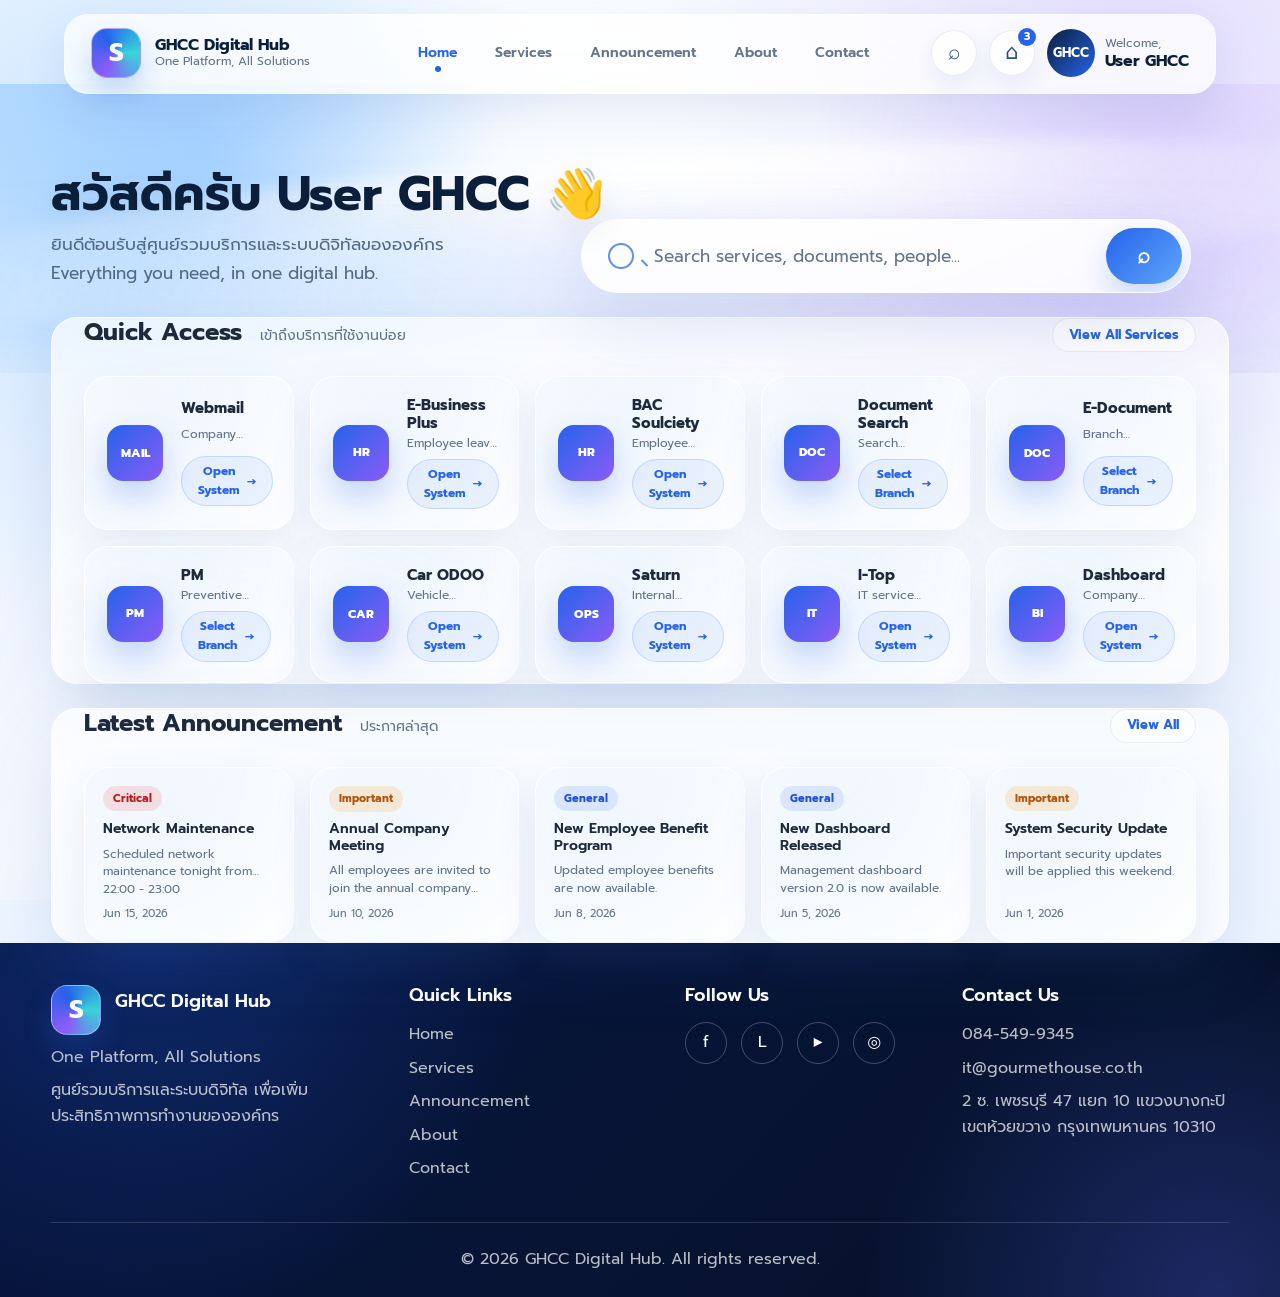
<file: index.html>
<!DOCTYPE html>
<html lang="en">

<head>
    <meta charset="UTF-8">
    <meta name="viewport" content="width=device-width, initial-scale=1.0">
    <title>GHCC Digital Hub</title>

    <link rel="preconnect" href="https://fonts.googleapis.com">
    <link rel="preconnect" href="https://fonts.gstatic.com" crossorigin>
    <link href="https://fonts.googleapis.com/css2?family=Inter:wght@400;500;600;700&family=Prompt:wght@400;500;600;700&display=swap" rel="stylesheet">

    <link rel="stylesheet" href="css/variables.css">
    <link rel="stylesheet" href="css/base.css">
    <link rel="stylesheet" href="css/layout.css">
    <link rel="stylesheet" href="css/components.css">
</head>

<body class="home-page">
    <div id="navbar"></div>
    <div id="header"></div>

    <main>
        <section class="container home-search-section" aria-label="Global search">
            <div class="search-box">
                <input
                    type="text"
                    id="search-input"
                    class="search-input"
                    placeholder="Search services, documents, people..."
                    aria-label="Search applications">

                <button class="search-button" type="button" aria-label="Search">
                    Go
                </button>
            </div>
        </section>

        <section class="container home-panel">
            <div class="section-header">
                <div class="section-title">
                    <h2>Quick Access</h2>
                    <p>เข้าถึงบริการที่ใช้งานบ่อย</p>
                </div>
                <a href="pages/applications.html" class="section-link">View All Services</a>
            </div>

            <div id="favorite-container" class="grid home-service-grid"></div>
        </section>

        <section class="container home-panel home-announcement-panel">
            <div class="section-header">
                <div class="section-title">
                    <h2>Latest Announcement</h2>
                    <p>ประกาศล่าสุด</p>
                </div>
                <a href="pages/announcements.html" class="section-link">View All</a>
            </div>

            <div id="announcement-container"></div>
        </section>

        
    </main>

    <div id="branch-modal" class="modal" role="dialog" aria-modal="true" aria-labelledby="branch-title">
        <div class="modal-content">
            <h2 id="branch-title">Select Branch</h2>
            <p class="modal-subtitle">Choose your location</p>
            <div id="branch-list"></div>
            <button id="close-modal" type="button">Close</button>
        </div>
    </div>

    <div id="footer"></div>

    <script src="js/component-loader.js"></script>
    <script src="js/settings-loader.js"></script>
    <script src="js/theme.js"></script>
    <script src="js/datetime.js"></script>
    <script src="js/navigation.js"></script>
    <script src="js/system-loader.js"></script>
    <script src="js/announcement-loader.js"></script>
    <script src="js/status-loader.js"></script>
</body>

</html>
</file>
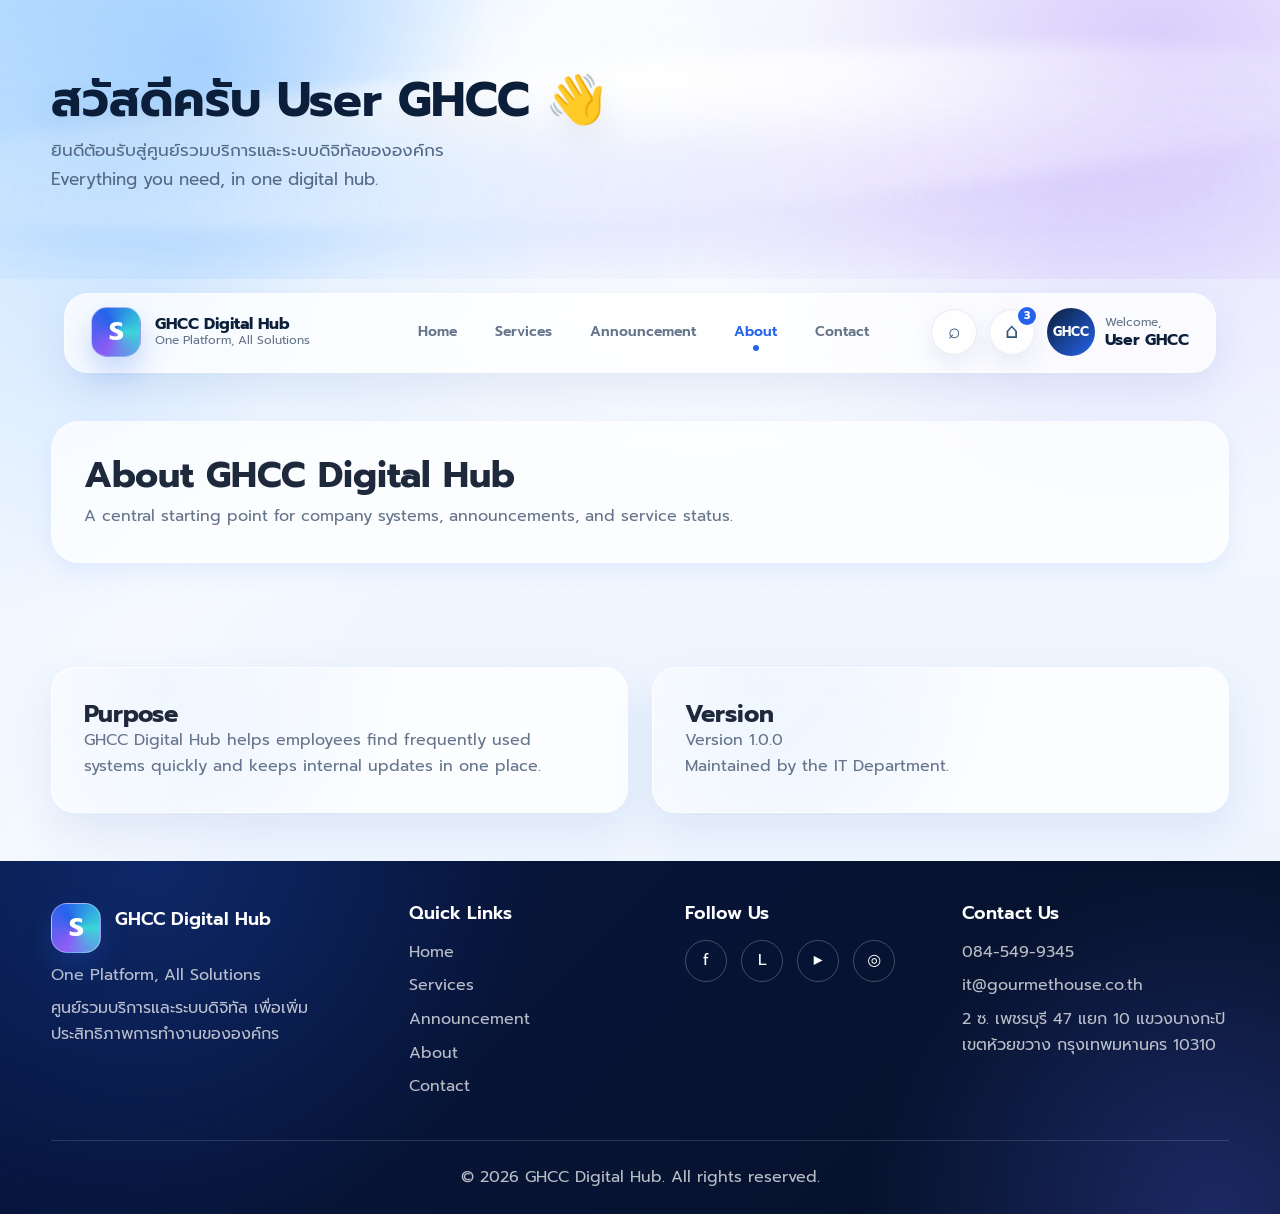
<file: pages/about.html>
<!DOCTYPE html>
<html lang="en">

<head>
    <meta charset="UTF-8">
    <meta name="viewport" content="width=device-width, initial-scale=1.0">

    <link rel="preconnect" href="https://fonts.googleapis.com">
    <link rel="preconnect" href="https://fonts.gstatic.com" crossorigin>
    <link href="https://fonts.googleapis.com/css2?family=Inter:wght@400;500;600;700&family=Prompt:wght@400;500;600;700&display=swap" rel="stylesheet">
    <title>About - GHCC Digital Hub</title>

    <link rel="stylesheet" href="../css/variables.css">
    <link rel="stylesheet" href="../css/base.css">
    <link rel="stylesheet" href="../css/layout.css">
    <link rel="stylesheet" href="../css/components.css">
</head>

<body>
    <header id="header"></header>
    <nav id="navbar"></nav>

    <main>
        <section class="page-hero">
            <div class="container">
                <h1>About GHCC Digital Hub</h1>
                <p>A central starting point for company systems, announcements, and service status.</p>
            </div>
        </section>

        <section class="container about-content">
            <article class="info-card">
                <h2>Purpose</h2>
                <p>GHCC Digital Hub helps employees find frequently used systems quickly and keeps internal updates in one place.</p>
            </article>

            <article class="info-card">
                <h2>Version</h2>
                <p data-version>Version 1.0.0</p>
                <p>Maintained by the IT Department.</p>
            </article>
        </section>
    </main>

    <footer id="footer"></footer>

    <script src="../js/component-loader.js"></script>
    <script src="../js/settings-loader.js"></script>
    <script src="../js/navigation.js"></script>
    <script src="../js/theme.js"></script>
    <script src="../js/datetime.js"></script>
</body>

</html>
</file>
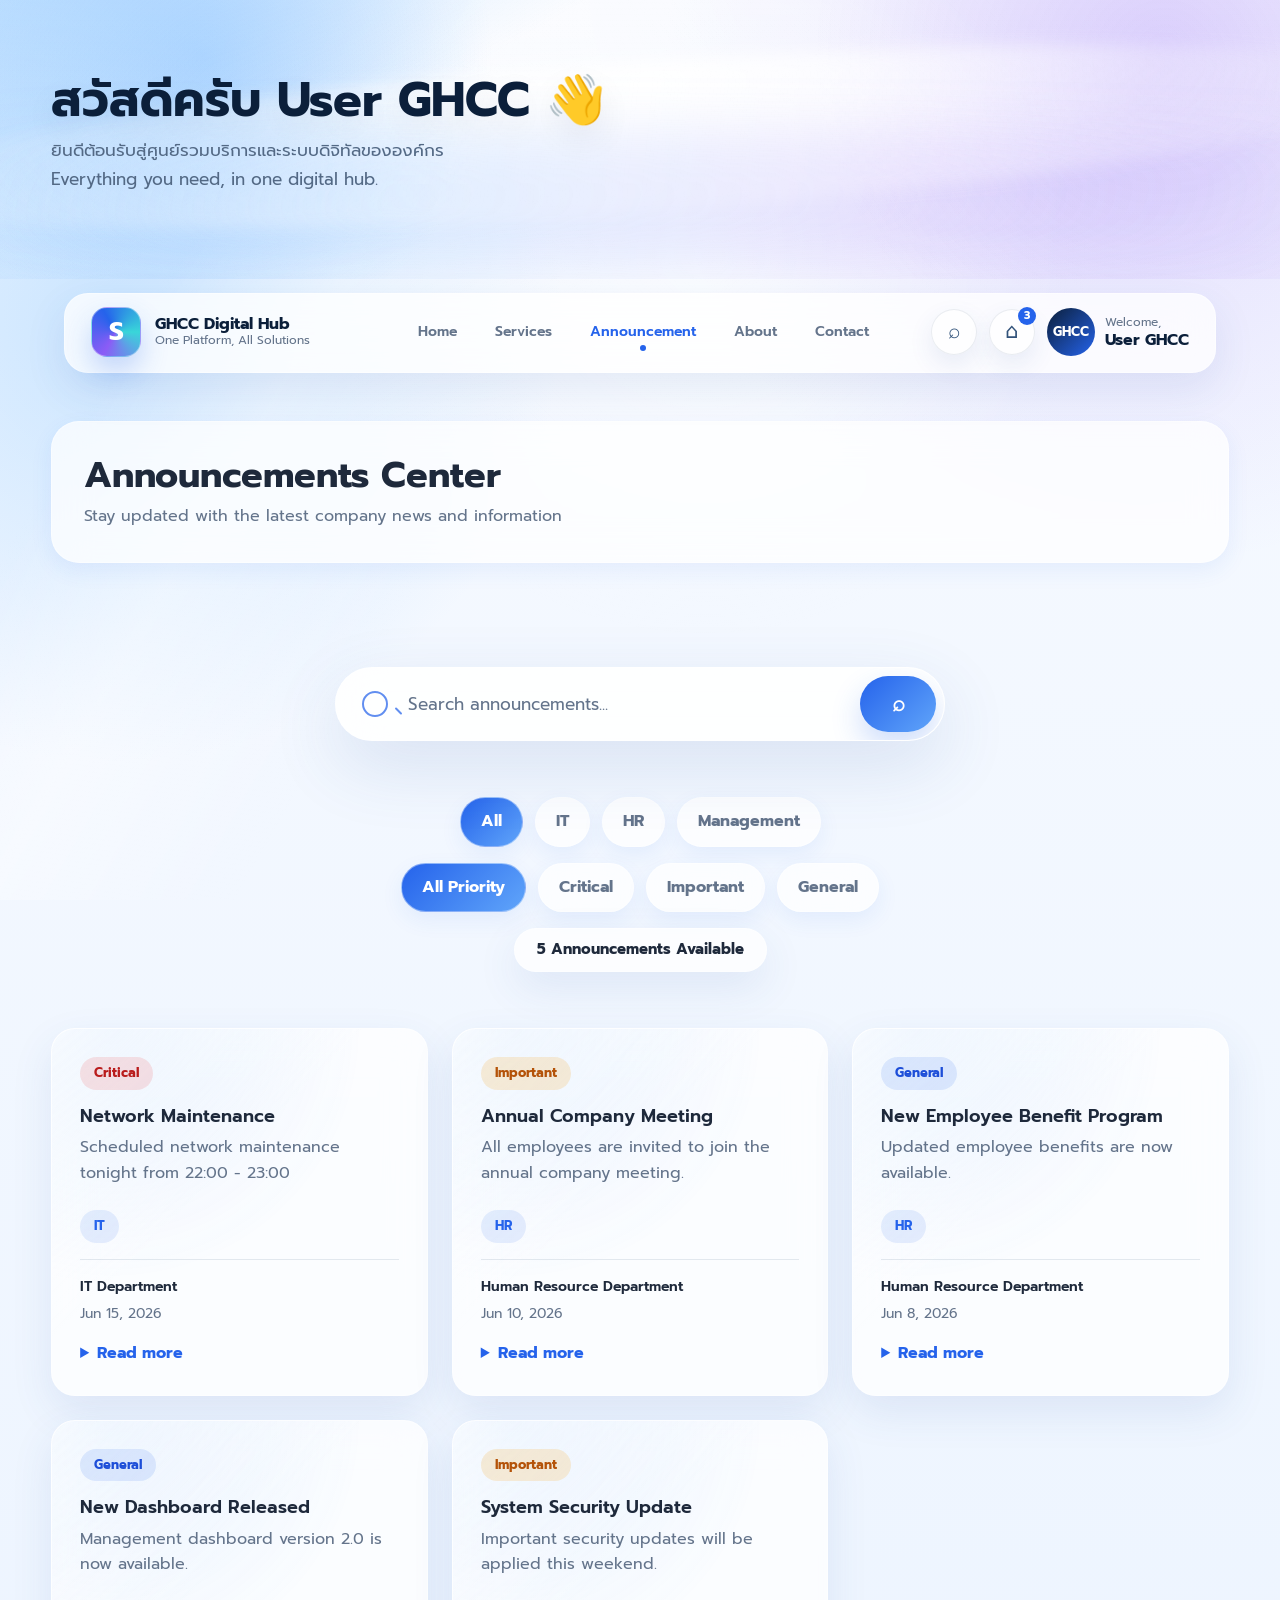
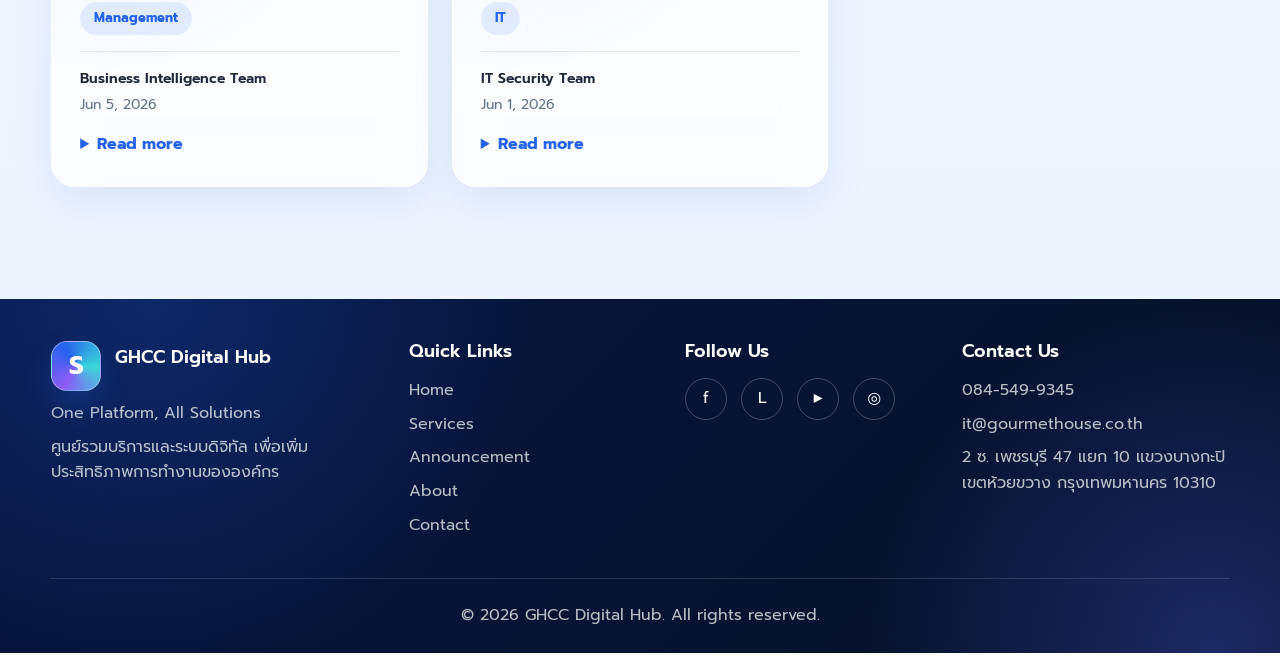
<file: pages/announcements.html>
<!DOCTYPE html>
<html lang="en">

<head>
    <meta charset="UTF-8">
    <meta name="viewport" content="width=device-width, initial-scale=1.0">

    <link rel="preconnect" href="https://fonts.googleapis.com">
    <link rel="preconnect" href="https://fonts.gstatic.com" crossorigin>
    <link href="https://fonts.googleapis.com/css2?family=Inter:wght@400;500;600;700&family=Prompt:wght@400;500;600;700&display=swap" rel="stylesheet">
    <title>Announcements - GHCC Digital Hub</title>

    <link rel="stylesheet" href="../css/variables.css">
    <link rel="stylesheet" href="../css/base.css">
    <link rel="stylesheet" href="../css/layout.css">
    <link rel="stylesheet" href="../css/components.css">
</head>

<body>
    <header id="header"></header>
    <nav id="navbar"></nav>

    <main>
        <section class="page-hero">
            <div class="container">
                <h1>Announcements Center</h1>
                <p>Stay updated with the latest company news and information</p>
            </div>
        </section>

        <section class="announcement-search">
            <div class="container">
                <div class="search-box">
                    <input
                        type="text"
                        id="announcement-search"
                        placeholder="Search announcements..."
                        aria-label="Search announcements">

                    <button type="button" aria-label="Search">Search</button>
                </div>
            </div>
        </section>

        <section class="announcement-filter">
            <div class="container">
                <button class="filter-btn active" type="button" data-category="all">All</button>
                <button class="filter-btn" type="button" data-category="IT">IT</button>
                <button class="filter-btn" type="button" data-category="HR">HR</button>
                <button class="filter-btn" type="button" data-category="Management">Management</button>
            </div>
        </section>

        <section class="priority-filter">
            <div class="container">
                <button class="priority-btn active" type="button" data-priority="all">All Priority</button>
                <button class="priority-btn critical" type="button" data-priority="Critical">Critical</button>
                <button class="priority-btn important" type="button" data-priority="Important">Important</button>
                <button class="priority-btn normal" type="button" data-priority="General">General</button>
            </div>
        </section>

        <section class="announcement-info">
            <div class="container">
                <h3 id="announcement-count">0 Announcements Available</h3>
            </div>
        </section>

        <section class="announcement-section">
            <div class="container">
                <div id="announcement-container"></div>
            </div>
        </section>
    </main>

    <footer id="footer"></footer>

    <script src="../js/component-loader.js"></script>
    <script src="../js/settings-loader.js"></script>
    <script src="../js/navigation.js"></script>
    <script src="../js/theme.js"></script>
    <script src="../js/datetime.js"></script>
    <script src="../js/announcement-loader.js"></script>
</body>

</html>
</file>
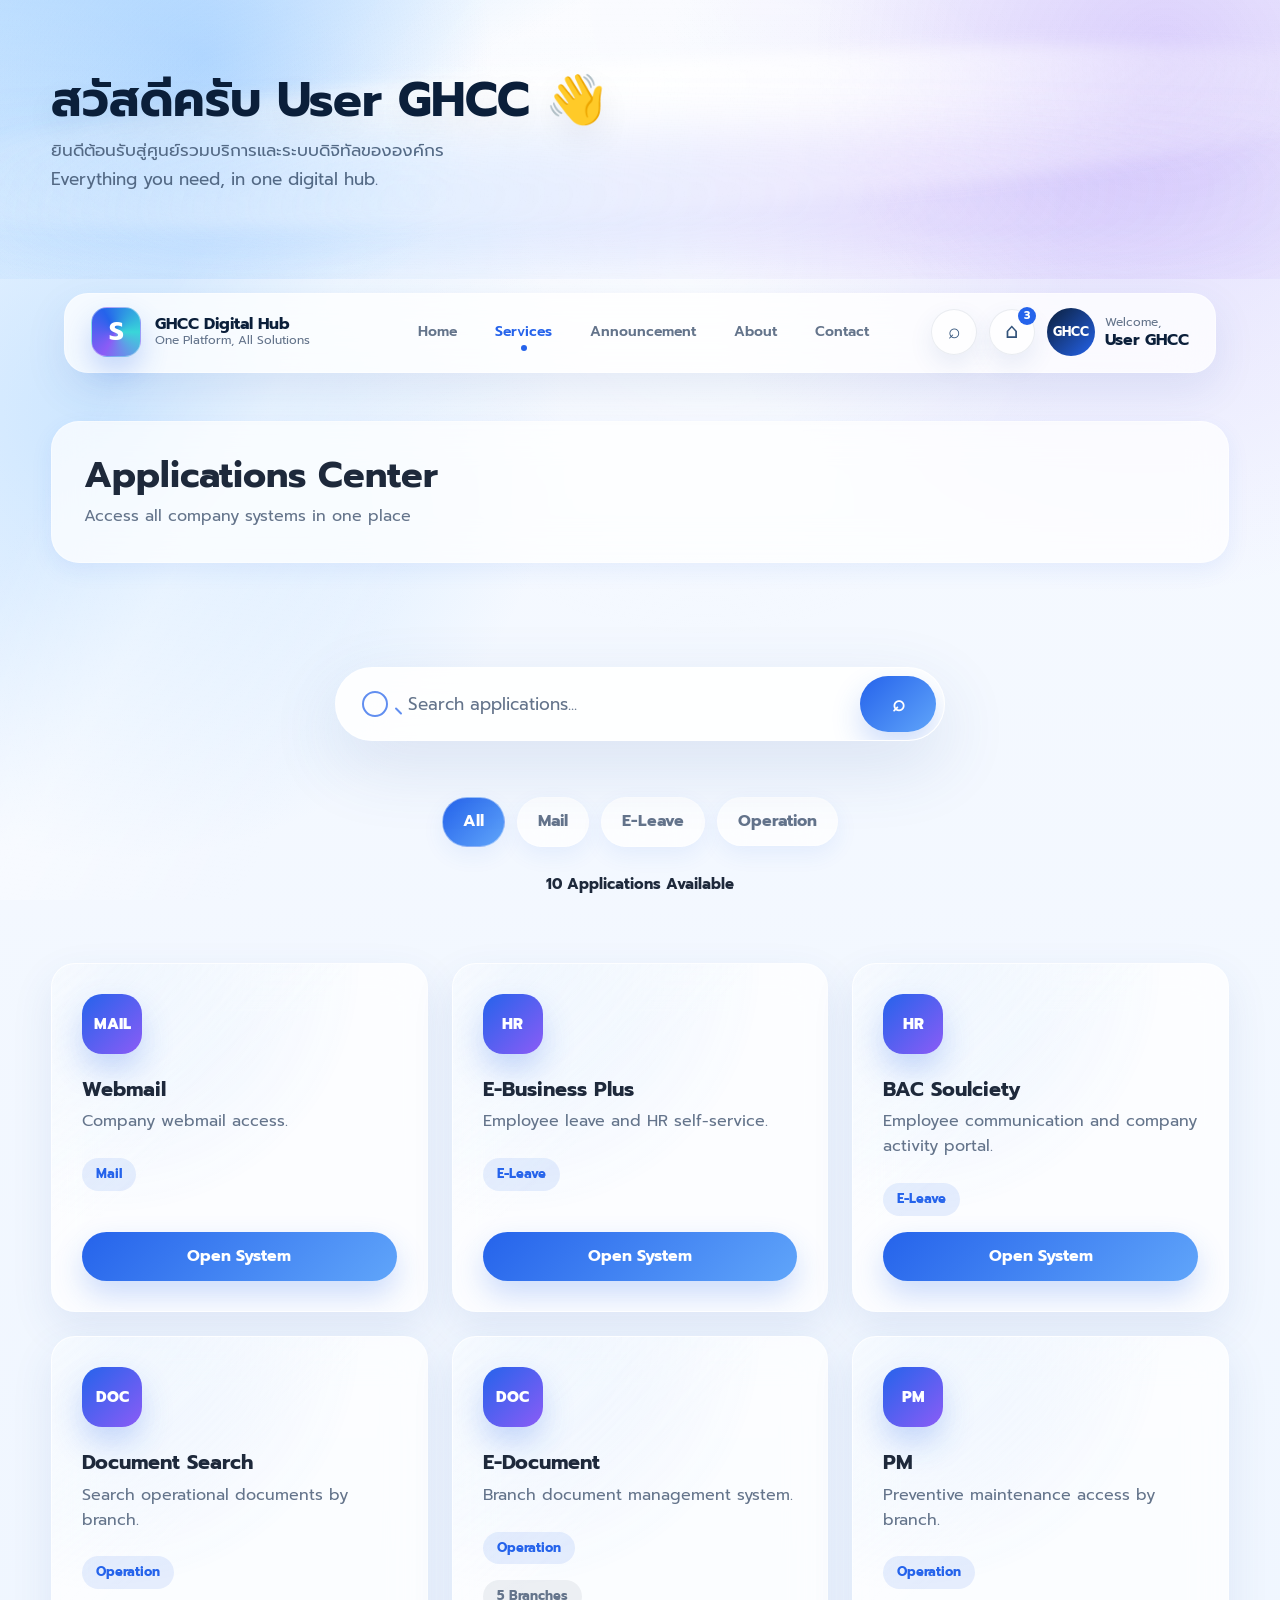
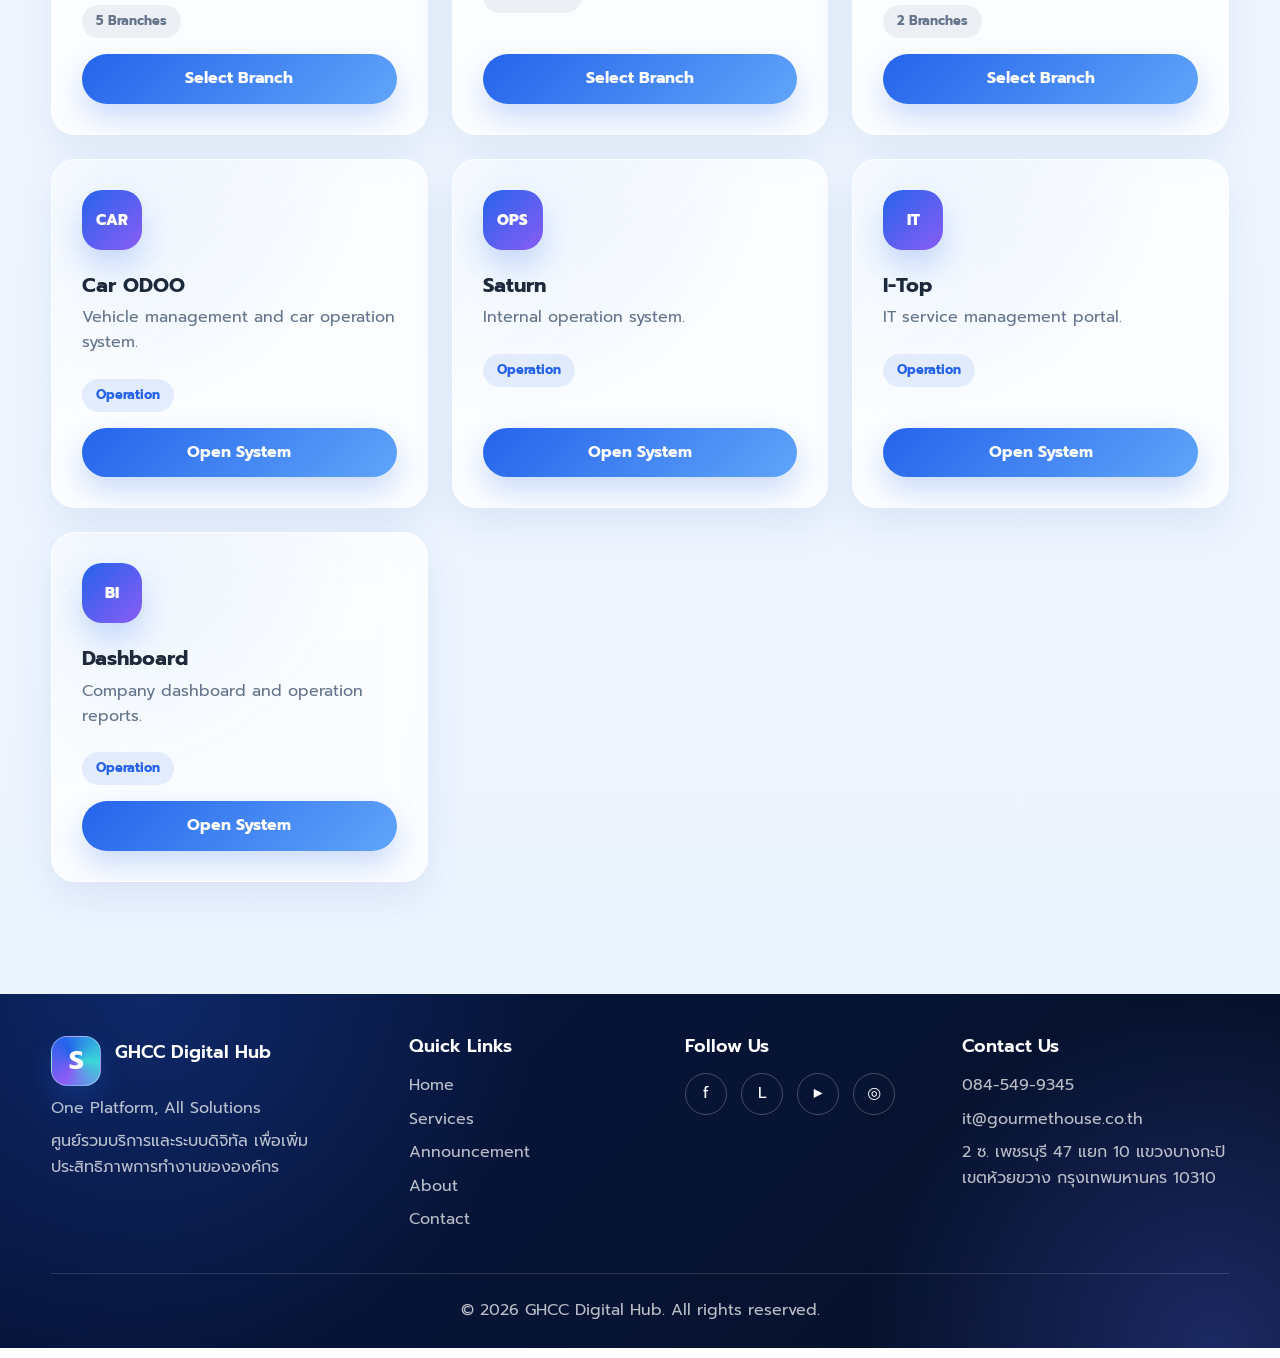
<file: pages/applications.html>
<!DOCTYPE html>
<html lang="en">

<head>
    <meta charset="UTF-8">
    <meta name="viewport" content="width=device-width, initial-scale=1.0">

    <link rel="preconnect" href="https://fonts.googleapis.com">
    <link rel="preconnect" href="https://fonts.gstatic.com" crossorigin>
    <link href="https://fonts.googleapis.com/css2?family=Inter:wght@400;500;600;700&family=Prompt:wght@400;500;600;700&display=swap" rel="stylesheet">
    <title>Applications - GHCC Digital Hub</title>

    <link rel="stylesheet" href="../css/variables.css">
    <link rel="stylesheet" href="../css/base.css">
    <link rel="stylesheet" href="../css/layout.css">
    <link rel="stylesheet" href="../css/components.css">
</head>

<body>
    <header id="header"></header>
    <nav id="navbar"></nav>

    <main>
        <section class="page-hero">
            <div class="container">
                <h1>Applications Center</h1>
                <p>Access all company systems in one place</p>
            </div>
        </section>

        <section class="application-search">
            <div class="container">
                <div class="search-box">
                    <input
                        type="text"
                        id="search-input"
                        placeholder="Search applications..."
                        aria-label="Search applications">

                    <button type="button" aria-label="Search">Search</button>
                </div>
            </div>
        </section>

        <section class="category-filter">
            <div class="container">
                <button class="filter-btn active" type="button" data-category="all">All</button>
                <button class="filter-btn" type="button" data-category="Mail">Mail</button>
                <button class="filter-btn" type="button" data-category="E-Leave">E-Leave</button>
                <button class="filter-btn" type="button" data-category="Operation">Operation</button>
            </div>
        </section>

        <section class="application-info">
            <div class="container">
                <h3 id="system-count">0 Applications Available</h3>
            </div>
        </section>

        <section class="applications-section">
            <div class="container">
                <div id="systems-container" class="application-grid"></div>
            </div>
        </section>
    </main>

    <div id="branch-modal" class="modal" role="dialog" aria-modal="true" aria-labelledby="branch-title">
        <div class="modal-content">
            <h2 id="branch-title">Select Branch</h2>
            <p class="modal-subtitle">Choose your location</p>
            <div id="branch-list"></div>
            <button id="close-modal" type="button">Close</button>
        </div>
    </div>

    <footer id="footer"></footer>

    <script src="../js/component-loader.js"></script>
    <script src="../js/settings-loader.js"></script>
    <script src="../js/navigation.js"></script>
    <script src="../js/theme.js"></script>
    <script src="../js/datetime.js"></script>
    <script src="../js/system-loader.js"></script>
</body>

</html>
</file>
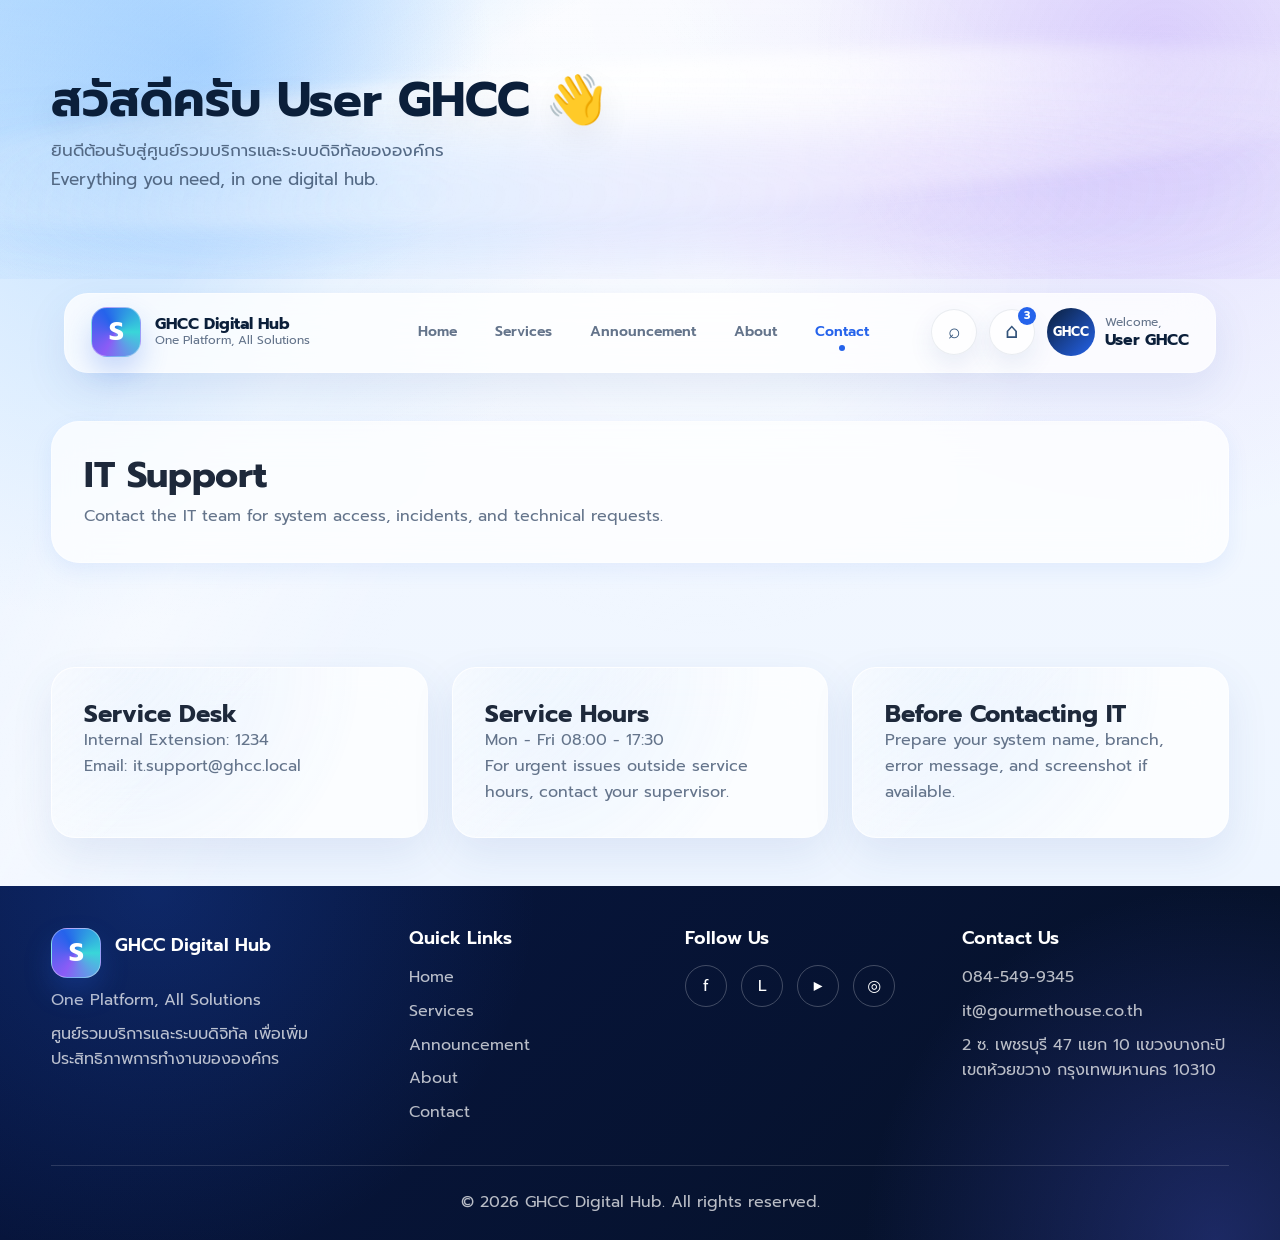
<file: pages/support.html>
<!DOCTYPE html>
<html lang="en">

<head>
    <meta charset="UTF-8">
    <meta name="viewport" content="width=device-width, initial-scale=1.0">

    <link rel="preconnect" href="https://fonts.googleapis.com">
    <link rel="preconnect" href="https://fonts.gstatic.com" crossorigin>
    <link href="https://fonts.googleapis.com/css2?family=Inter:wght@400;500;600;700&family=Prompt:wght@400;500;600;700&display=swap" rel="stylesheet">
    <title>IT Support - GHCC Digital Hub</title>

    <link rel="stylesheet" href="../css/variables.css">
    <link rel="stylesheet" href="../css/base.css">
    <link rel="stylesheet" href="../css/layout.css">
    <link rel="stylesheet" href="../css/components.css">
</head>

<body>
    <header id="header"></header>
    <nav id="navbar"></nav>

    <main>
        <section class="page-hero">
            <div class="container">
                <h1>IT Support</h1>
                <p>Contact the IT team for system access, incidents, and technical requests.</p>
            </div>
        </section>

        <section class="container support-grid">
            <article class="info-card">
                <h2>Service Desk</h2>
                <p>Internal Extension: 1234</p>
                <p>Email: it.support@ghcc.local</p>
            </article>

            <article class="info-card">
                <h2>Service Hours</h2>
                <p>Mon - Fri 08:00 - 17:30</p>
                <p>For urgent issues outside service hours, contact your supervisor.</p>
            </article>

            <article class="info-card">
                <h2>Before Contacting IT</h2>
                <p>Prepare your system name, branch, error message, and screenshot if available.</p>
            </article>
        </section>
    </main>

    <footer id="footer"></footer>

    <script src="../js/component-loader.js"></script>
    <script src="../js/settings-loader.js"></script>
    <script src="../js/navigation.js"></script>
    <script src="../js/theme.js"></script>
    <script src="../js/datetime.js"></script>
</body>

</html>
</file>
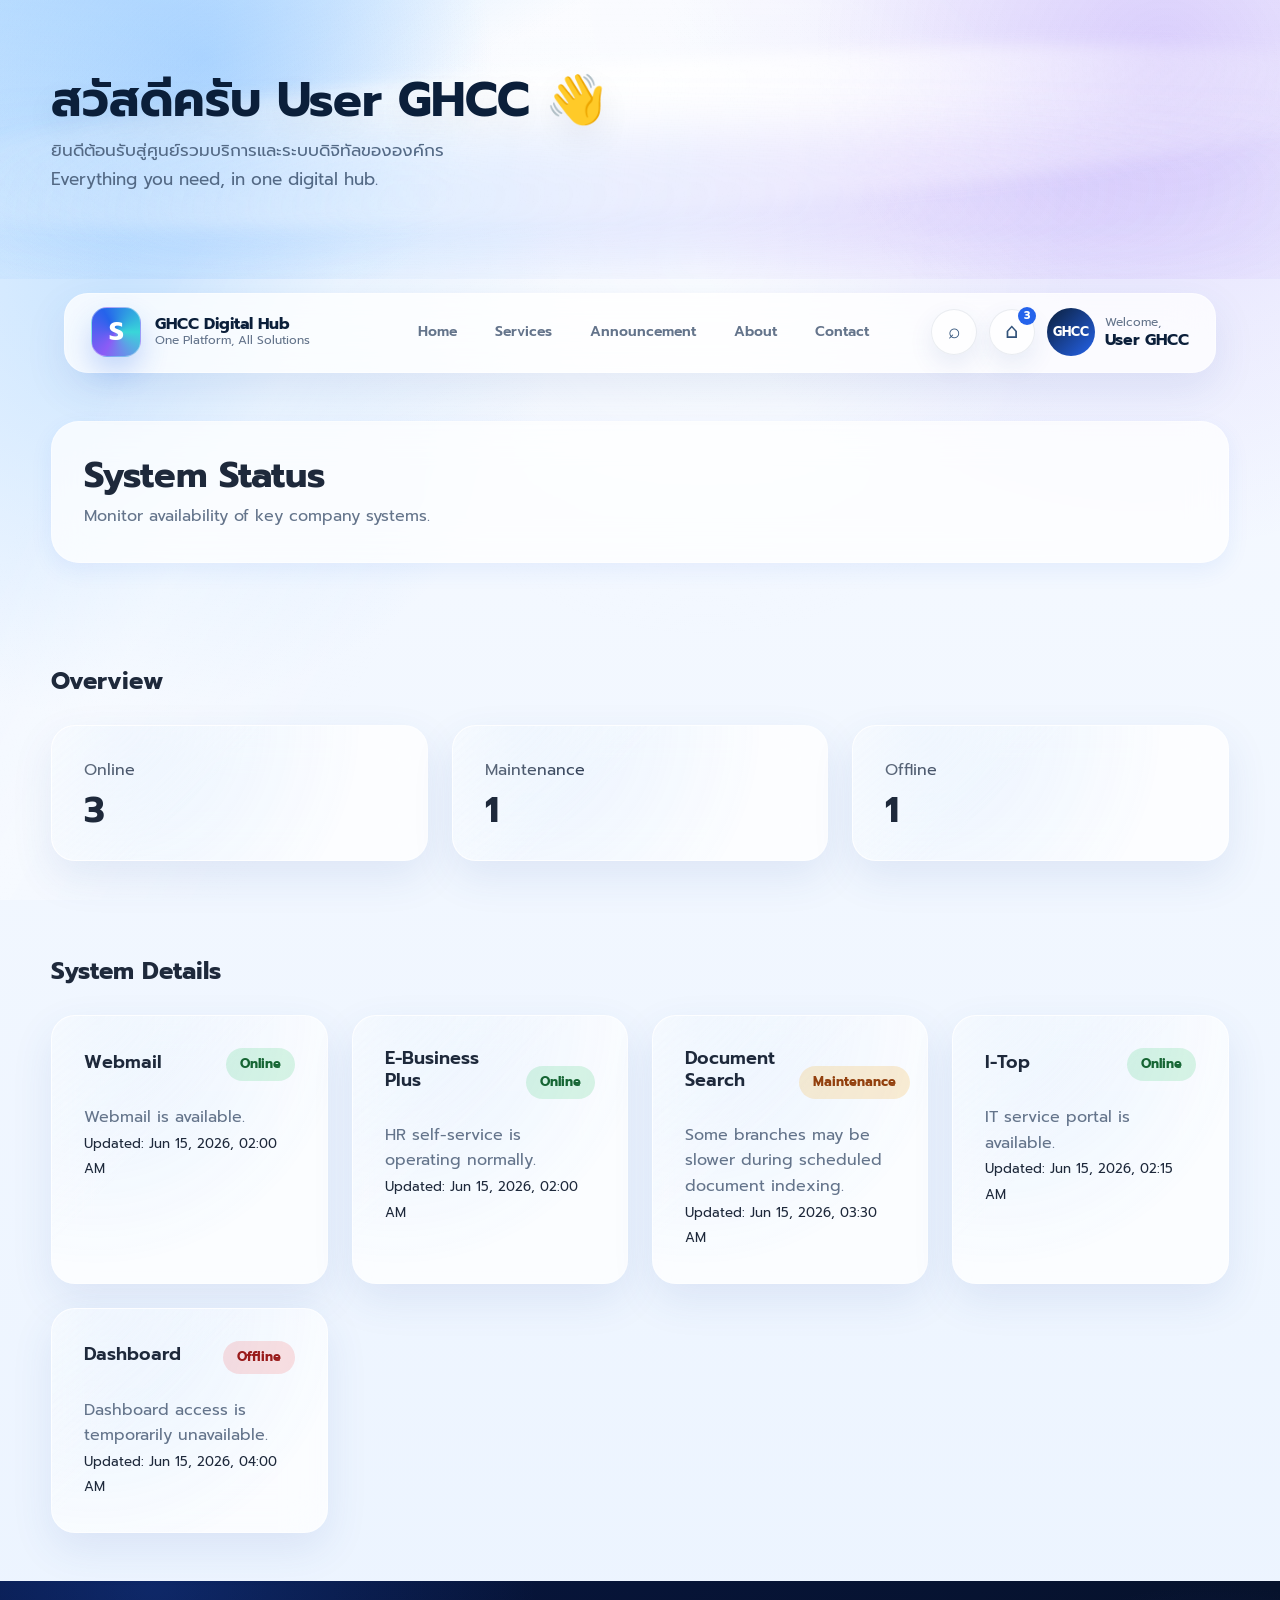
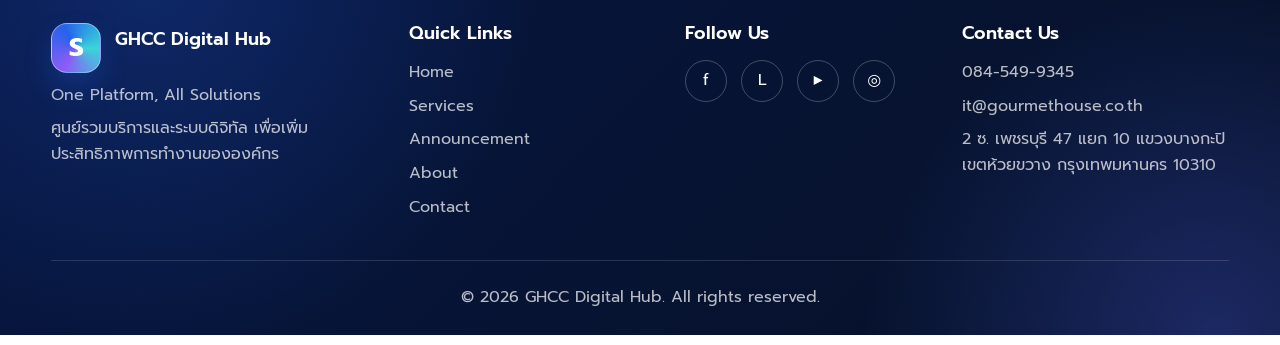
<file: pages/system-status.html>
<!DOCTYPE html>
<html lang="en">

<head>
    <meta charset="UTF-8">
    <meta name="viewport" content="width=device-width, initial-scale=1.0">

    <link rel="preconnect" href="https://fonts.googleapis.com">
    <link rel="preconnect" href="https://fonts.gstatic.com" crossorigin>
    <link href="https://fonts.googleapis.com/css2?family=Inter:wght@400;500;600;700&family=Prompt:wght@400;500;600;700&display=swap" rel="stylesheet">
    <title>System Status - GHCC Digital Hub</title>

    <link rel="stylesheet" href="../css/variables.css">
    <link rel="stylesheet" href="../css/base.css">
    <link rel="stylesheet" href="../css/layout.css">
    <link rel="stylesheet" href="../css/components.css">
</head>

<body>
    <header id="header"></header>
    <nav id="navbar"></nav>

    <main>
        <section class="page-hero">
            <div class="container">
                <h1>System Status</h1>
                <p>Monitor availability of key company systems.</p>
            </div>
        </section>

        <section class="container">
            <div class="section-header">
                <h2>Overview</h2>
            </div>

            <div id="status-summary"></div>
        </section>

        <section class="container">
            <div class="section-header">
                <h2>System Details</h2>
            </div>

            <div id="status-container" class="grid"></div>
        </section>
    </main>

    <footer id="footer"></footer>

    <script src="../js/component-loader.js"></script>
    <script src="../js/settings-loader.js"></script>
    <script src="../js/navigation.js"></script>
    <script src="../js/theme.js"></script>
    <script src="../js/datetime.js"></script>
    <script src="../js/status-loader.js"></script>
</body>

</html>
</file>
<file: css/variables.css>
/* =========================================
   GHCC Digital Hub Design Tokens
   Version: 2.0
   ========================================= */

:root {
    /* Brand Colors */
    --color-primary: #2563EB;
    --primary-color: var(--color-primary);
    --color-primary-dark: #1D4ED8;
    --color-primary-soft: #60A5FA;
    --color-accent: #8B5CF6;
    --color-navy: #0B1F3A;
    --color-red: #E53935;

    /* Background */
    --bg-main: #F7FAFF;
    --bg-secondary: #EAF3FF;
    --bg-card: rgba(255,255,255,.75);
    --bg-card-solid: #FFFFFF;
    --bg-glass: rgba(255,255,255,.72);
    --bg-glass-strong: rgba(255,255,255,.88);

    /* Text */
    --text-primary: #1E293B;
    --text-secondary: #64748B;
    --text-white: #FFFFFF;

    /* Border */
    --border-color: rgba(148,163,184,.24);
    --border-glass: rgba(255,255,255,.42);

    /* Status Colors */
    --success: #22C55E;
    --warning: #F59E0B;
    --danger: #EF4444;

    /* Typography */
    --font-main: "Prompt", "Inter", system-ui, -apple-system, BlinkMacSystemFont, "Segoe UI", sans-serif;
    --font-hero: 48px;
    --font-title: 36px;
    --font-section: 24px;
    --font-card-title: 18px;
    --font-body: 16px;
    --font-small: 14px;

    /* Radius */
    --radius-sm: 10px;
    --radius-md: 16px;
    --radius-lg: 24px;
    --radius-xl: 28px;
    --radius-round: 999px;

    /* Shadow */
    --shadow-sm: 0 8px 22px rgba(37,99,235,0.08);
    --shadow-md: 0 16px 42px rgba(49,91,164,0.10);
    --shadow-lg: 0 24px 70px rgba(49,91,164,0.14);
    --shadow-focus: 0 0 0 4px rgba(37,99,235,.14);
    --shadow-lift: 0 28px 70px rgba(37,99,235,.16);

    /* Layout */
    --container-width: 1440px;

    /* Spacing System */
    --space-xs: 4px;
    --space-sm: 8px;
    --space-md: 16px;
    --space-lg: 24px;
    --space-xl: 32px;
    --space-xxl: 48px;
    --space-xxxl: 64px;

    /* Animation */
    --transition-fast: 0.2s ease-out;
    --transition-normal: 0.3s ease-out;
    --transition-slow: 0.5s ease;
}

body.dark {
    --bg-main: #081420;
    --bg-secondary: #0F2942;
    --bg-card: rgba(21,38,58,.82);
    --bg-card-solid: #15263A;
    --bg-glass: rgba(21,38,58,.76);
    --bg-glass-strong: rgba(21,38,58,.92);
    --text-primary: #FFFFFF;
    --text-secondary: #B6C2D2;
    --border-color: rgba(148,163,184,.22);
    --border-glass: rgba(255,255,255,.12);
    --shadow-sm: 0 8px 24px rgba(0,0,0,0.30);
    --shadow-md: 0 16px 42px rgba(0,0,0,0.38);
    --shadow-lg: 0 24px 70px rgba(0,0,0,0.46);
    --shadow-lift: 0 28px 74px rgba(0,0,0,.52);
}
</file>
<file: css/base.css>
/* ===================================================
   GHCC Digital Hub Base Foundation
   Version 2.0
=================================================== */

* {
    margin: 0;
    padding: 0;
    box-sizing: border-box;
}

html {
    scroll-behavior: smooth;
}

body {
    min-height: 100vh;
    font-family: var(--font-main);
    font-size: var(--font-body);
    line-height: 1.6;
    color: var(--text-primary);
    background:
        radial-gradient(circle at 9% 14%, rgba(120,190,255,.34), transparent 28rem),
        radial-gradient(circle at 89% 4%, rgba(139,92,246,.18), transparent 30rem),
        linear-gradient(180deg, var(--bg-main), var(--bg-secondary));
    transition: background var(--transition-normal), color var(--transition-normal);
    overflow-x: hidden;
}

body::before {
    content: "";
    position: fixed;
    inset: 0;
    pointer-events: none;
    z-index: -1;
    background:
        linear-gradient(120deg, transparent 0 18%, rgba(255,255,255,.52) 28%, transparent 42%),
        radial-gradient(circle at 55% 28%, rgba(255,255,255,.68), transparent 24rem);
    opacity: .72;
}

body.dark::before {
    opacity: .18;
}

h1,
h2,
h3 {
    color: var(--text-primary);
    line-height: 1.18;
    letter-spacing: 0;
}

h1 {
    font-size: clamp(36px, 4vw, var(--font-hero));
    font-weight: 700;
}

h2 {
    font-size: var(--font-section);
    font-weight: 700;
}

h3 {
    font-size: var(--font-card-title);
    font-weight: 600;
}

p {
    color: var(--text-secondary);
    font-size: var(--font-body);
}

a {
    color: var(--color-primary);
    text-decoration: none;
    transition: color var(--transition-fast), opacity var(--transition-fast);
}

a:hover {
    color: var(--color-primary-dark);
}

ul,
ol {
    list-style: none;
}

img {
    display: block;
    max-width: 100%;
}

button,
input,
textarea,
select {
    font: inherit;
}

button {
    cursor: pointer;
    border: none;
    background: none;
}

:focus {
    outline: none;
}

:focus-visible {
    outline: none;
    box-shadow: var(--shadow-focus);
}

.container {
    width: min(var(--container-width), 92%);
    margin-inline: auto;
}

main {
    position: relative;
    z-index: 1;
}

section {
    padding-block: var(--space-xxl);
}

.home-page section {
    padding-block: 0;
}

.text-center {
    text-align: center;
}

.hidden {
    display: none !important;
}

::-webkit-scrollbar {
    width: 10px;
}

::-webkit-scrollbar-track {
    background: var(--bg-secondary);
}

::-webkit-scrollbar-thumb {
    background: linear-gradient(180deg, var(--color-primary-soft), var(--color-primary));
    border-radius: var(--radius-round);
}

::selection {
    background: var(--color-primary);
    color: var(--text-white);
}

.fade-in,
.fade-up {
    animation: fadeUp .55s ease-out both;
}

@keyframes fadeUp {
    from {
        opacity: 0;
        transform: translateY(18px);
    }

    to {
        opacity: 1;
        transform: translateY(0);
    }
}

.theme-container {
    display: flex;
    align-items: center;
    gap: 10px;
}

@media (prefers-reduced-motion: reduce) {
    *,
    *::before,
    *::after {
        scroll-behavior: auto !important;
        animation-duration: .01ms !important;
        animation-iteration-count: 1 !important;
        transition-duration: .01ms !important;
    }
}
</file>
<file: css/layout.css>
/* =========================================
   GHCC Digital Hub Layout System
   Version 2.0
========================================= */

.hero {
    position: relative;
    overflow: hidden;
    min-height: 250px;
    margin-top: -10px;
    padding: 82px 0 86px;
    display: flex;
    align-items: center;
    color: var(--text-primary);
    background:
        linear-gradient(150deg, rgba(125,192,255,.42), transparent 34%),
        radial-gradient(circle at 16% 24%, rgba(87,166,255,.34), transparent 18rem),
        radial-gradient(circle at 91% 20%, rgba(139,92,246,.16), transparent 22rem),
        linear-gradient(180deg, rgba(255,255,255,.20), rgba(255,255,255,0));
}

.hero::before,
.hero::after {
    content: "";
    position: absolute;
    pointer-events: none;
    border-radius: 999px;
}

.hero::before {
    width: 120%;
    height: 150px;
    left: -10%;
    right: auto;
    top: 72px;
    border-radius: 50%;
    background: linear-gradient(100deg, transparent, rgba(255,255,255,.86), transparent);
    filter: blur(8px);
    transform: rotate(-4deg);
}

.hero::after {
    inset: auto -8% 10px -8%;
    height: 48%;
    background: linear-gradient(105deg, transparent, rgba(111,177,255,.18), rgba(139,92,246,.12), transparent);
    filter: blur(26px);
}

.hero-content {
    position: relative;
    z-index: 2;
}

.header-top {
    display: flex;
    align-items: center;
    justify-content: flex-start;
    gap: var(--space-xl);
}

.brand {
    display: flex;
    align-items: center;
    gap: var(--space-lg);
}

.logo-box,
.brand-mark {
    width: 82px;
    height: 82px;
    border-radius: 26px;
    display: grid;
    place-items: center;
    color: white;
    font-size: 23px;
    font-weight: 700;
    background: rgba(255,255,255,.18);
    border: 1px solid rgba(255,255,255,.38);
    box-shadow: 0 22px 48px rgba(11,31,58,.18);
    backdrop-filter: blur(18px);
}

.brand-mark {
    width: 50px;
    height: 50px;
    flex: 0 0 auto;
    border-radius: 16px;
    font-size: 26px;
    background: conic-gradient(from 210deg, #8B5CF6, #2563EB, #39D6D9, #8B5CF6);
    box-shadow: 0 14px 28px rgba(37,99,235,.24);
}

.brand-text h1 {
    max-width: 760px;
    color: #0B1F3A;
    text-shadow: 0 12px 34px rgba(11,31,58,.08);
}

.hero-subtitle {
    max-width: 560px;
    margin-top: 8px;
    color: #536985;
    font-size: 17px;
}

.hero-subtitle-en {
    margin-top: 2px;
}

.header-action {
    display: none;
}

.navigation {
    position: sticky;
    top: 18px;
    z-index: 20;
    width: min(var(--container-width), 90%);
    margin: 14px auto 0;
    min-height: 80px;
    border-radius: 24px;
    background: rgba(255,255,255,.76);
    border: 1px solid var(--border-glass);
    box-shadow: var(--shadow-md);
    backdrop-filter: blur(22px);
}

.navigation .container {
    width: 100%;
    display: flex;
    align-items: center;
    justify-content: space-between;
    gap: var(--space-xl);
    padding: 12px 26px;
}

.nav-brand {
    display: flex;
    align-items: center;
    gap: 14px;
    min-width: 265px;
    color: var(--text-primary);
}

.nav-brand strong,
.user-chip strong {
    display: block;
    color: #0B1F3A;
    line-height: 1.15;
}

.nav-brand small,
.user-chip small {
    display: block;
    color: var(--text-secondary);
    font-size: 12px;
    line-height: 1.3;
}

.nav-actions {
    display: flex;
    align-items: center;
    gap: 12px;
}

.nav-menu {
    display: flex;
    align-items: center;
    justify-content: center;
    gap: 18px;
    padding: 0;
    flex-wrap: wrap;
}

.nav-link {
    position: relative;
    display: inline-flex;
    align-items: center;
    min-height: 52px;
    padding: 0 10px;
    border-radius: var(--radius-round);
    color: var(--text-secondary);
    font-size: 14px;
    font-weight: 600;
    transition: color var(--transition-normal), background var(--transition-normal), transform var(--transition-normal);
}

.nav-link:hover {
    color: var(--color-primary);
    background: transparent;
    transform: translateY(-1px);
}

.nav-link.active {
    color: var(--color-primary);
    background: transparent;
}

.nav-link::before {
    content: "";
    position: absolute;
    left: 22px;
    right: 22px;
    bottom: 7px;
    height: 6px;
    width: 6px;
    margin-inline: auto;
    left: 0;
    right: 0;
    border-radius: var(--radius-round);
    background: var(--color-primary);
    opacity: 0;
    transform: scaleX(.4);
    transition: opacity var(--transition-normal), transform var(--transition-normal);
}

.icon-button {
    position: relative;
    width: 46px;
    height: 46px;
    border-radius: 50%;
    color: #31527A;
    background: rgba(255,255,255,.68);
    border: 1px solid rgba(148,163,184,.20);
    box-shadow: 0 10px 24px rgba(49,91,164,.10);
    font-size: 21px;
}

.has-badge::after {
    content: "3";
    position: absolute;
    top: -3px;
    right: -2px;
    display: grid;
    place-items: center;
    width: 18px;
    height: 18px;
    border-radius: 50%;
    color: white;
    background: var(--color-primary);
    font-size: 11px;
    font-weight: 700;
}

.user-chip {
    display: flex;
    align-items: center;
    gap: 10px;
}

.user-avatar {
    display: grid;
    place-items: center;
    width: 48px;
    height: 48px;
    border-radius: 50%;
    color: white;
    background: linear-gradient(135deg, #0B1F3A, #2563EB);
    font-size: 13px;
    font-weight: 700;
}

.nav-link:hover::before,
.nav-link.active::before {
    opacity: 1;
    transform: scaleX(1);
}

.page-header,
.page-hero {
    margin-bottom: var(--space-xl);
}

.page-hero {
    padding: var(--space-xxl) 0 var(--space-lg);
}

.page-hero .container {
    padding: var(--space-xl);
    border-radius: var(--radius-xl);
    background: var(--bg-glass);
    border: 1px solid var(--border-glass);
    box-shadow: var(--shadow-sm);
    backdrop-filter: blur(18px);
}

.page-hero h1 {
    margin-bottom: var(--space-sm);
    font-size: clamp(30px, 3vw, var(--font-title));
}

.grid,
.quick-grid,
.info-grid {
    display: grid;
    gap: var(--space-lg);
}

.grid {
    grid-template-columns: repeat(auto-fill, minmax(250px, 1fr));
}

.quick-grid {
    grid-template-columns: repeat(auto-fill, minmax(220px, 1fr));
}

.info-grid {
    grid-template-columns: repeat(3, minmax(0, 1fr));
}

.section-header {
    display: flex;
    align-items: end;
    justify-content: space-between;
    gap: var(--space-lg);
    margin-bottom: var(--space-lg);
}

.section-title h2,
.section-header h2 {
    margin-bottom: 6px;
}

.section-title {
    display: flex;
    align-items: baseline;
    gap: 18px;
    flex-wrap: wrap;
}

.section-title p {
    font-size: 14px;
}

.section-link {
    display: inline-flex;
    align-items: center;
    min-height: 34px;
    padding: 0 16px;
    border-radius: 999px;
    color: var(--color-primary);
    background: rgba(255,255,255,.62);
    border: 1px solid rgba(148,163,184,.18);
    font-size: 13px;
    font-weight: 700;
}

.footer {
    margin-top: 0;
    padding: 42px 0 24px;
    color: var(--text-white);
    background:
        radial-gradient(circle at 95% 100%, rgba(85,102,255,.28), transparent 22rem),
        radial-gradient(circle at 12% 0, rgba(37,99,235,.24), transparent 24rem),
        linear-gradient(135deg, #071642, #061126);
}

.footer-grid {
    display: grid;
    grid-template-columns: 1.35fr 1fr 1fr 1.15fr;
    gap: 44px;
}

.footer-brand {
    display: flex;
    align-items: center;
    gap: 14px;
    margin-bottom: 10px;
}

.footer-section h3 {
    margin-bottom: var(--space-md);
    color: white;
}

.footer-section p,
.footer-section a {
    display: block;
    margin-bottom: var(--space-sm);
    color: rgba(255,255,255,.72);
}

.footer-section a:hover {
    color: white;
}

.footer-bottom {
    display: flex;
    justify-content: center;
    margin-top: var(--space-xl);
    padding-top: var(--space-lg);
    border-top: 1px solid rgba(255,255,255,.14);
}

.social-row {
    display: flex;
    gap: 14px;
}

.social-row a {
    display: grid;
    place-items: center;
    width: 42px;
    height: 42px;
    border-radius: 50%;
    color: white;
    border: 1px solid rgba(255,255,255,.24);
}

.footer-bottom p {
    color: rgba(255,255,255,.72);
}

@media (max-width: 1024px) {
    .hero {
        min-height: 270px;
        padding: 70px 0 86px;
    }

    .header-top {
        align-items: flex-start;
        flex-direction: column;
    }

    .navigation .container {
        flex-wrap: wrap;
        gap: 14px;
    }

    .nav-brand {
        min-width: 220px;
    }

    .info-grid {
        grid-template-columns: 1fr;
    }

    .footer-grid {
        grid-template-columns: repeat(2, minmax(0, 1fr));
    }
}

@media (max-width: 768px) {
    .hero {
        min-height: 280px;
        padding: 58px 0 86px;
        text-align: left;
    }

    .brand {
        width: 100%;
        flex-direction: column;
        align-items: flex-start;
    }

    .logo-box {
        width: 70px;
        height: 70px;
    }

    .navigation {
        top: 10px;
        width: min(94%, var(--container-width));
        margin-top: 10px;
        border-radius: 22px;
    }

    .navigation .container {
        padding: 12px 14px;
    }

    .nav-brand {
        min-width: 0;
        flex: 1 1 100%;
    }

    .nav-actions {
        display: none;
    }

    .nav-menu {
        justify-content: flex-start;
        overflow-x: auto;
        flex-wrap: nowrap;
        width: 100%;
    }

    .nav-link {
        flex: 0 0 auto;
        min-height: 44px;
        padding: 0 14px;
        font-size: 14px;
    }

    section {
        padding-block: var(--space-xl);
    }

    .section-header {
        align-items: flex-start;
        flex-direction: column;
    }

    .footer-grid,
    .footer-bottom {
        grid-template-columns: 1fr;
        text-align: center;
    }

    .footer-brand,
    .social-row {
        justify-content: center;
    }
}
</file>
<file: css/components.css>
/* ==========================================
   GHCC Digital Hub Component System
   Version 2.0
========================================== */

.btn,
.application-link,
.search-button,
.search-box button,
.filter-btn,
.priority-btn,
#close-modal,
.reset-branch-btn {
    display: inline-flex;
    align-items: center;
    justify-content: center;
    min-height: 44px;
    border-radius: var(--radius-round);
    font-weight: 700;
    transition:
        transform var(--transition-normal),
        box-shadow var(--transition-normal),
        background var(--transition-normal),
        color var(--transition-normal),
        opacity var(--transition-normal);
}

.btn-primary,
.application-link,
.search-button,
.search-box button {
    color: var(--text-white);
    background: linear-gradient(135deg, var(--color-primary), var(--color-primary-soft));
    box-shadow: 0 14px 30px rgba(37,99,235,.22);
}

.btn-primary:hover,
.application-link:hover,
.search-button:hover,
.search-box button:hover {
    color: var(--text-white);
    transform: translateY(-3px);
    box-shadow: 0 18px 40px rgba(37,99,235,.28);
}

.btn-outline,
.btn-secondary {
    color: var(--text-primary);
    background: var(--bg-glass);
    border: 1px solid var(--border-glass);
    box-shadow: var(--shadow-sm);
    backdrop-filter: blur(18px);
}

.btn-outline:hover,
.btn-secondary:hover {
    transform: translateY(-2px);
    background: var(--bg-glass-strong);
}

.search-container,
.application-search,
.announcement-search {
    position: relative;
    z-index: 5;
}

.home-search-section {
    margin-top: -154px;
    position: relative;
    z-index: 5;
}

.search-box,
.application-search .search-box,
.announcement-search .search-box {
    position: relative;
    display: flex;
    align-items: center;
    width: min(610px, 100%);
    min-height: 72px;
    margin: 0 auto;
    padding: 8px;
    overflow: hidden;
    border-radius: var(--radius-round);
    background: var(--bg-glass-strong);
    border: 1px solid var(--border-glass);
    box-shadow: var(--shadow-lg);
    backdrop-filter: blur(22px);
    transition: transform var(--transition-normal), box-shadow var(--transition-normal), border-color var(--transition-normal);
}

.home-search-section .search-box {
    margin-right: 38px;
    margin-left: auto;
}

.search-box::before {
    content: "";
    flex: 0 0 22px;
    width: 22px;
    height: 22px;
    margin-left: 18px;
    border: 2px solid var(--color-primary);
    border-radius: 50%;
    opacity: .72;
}

.search-box::after {
    content: "";
    position: absolute;
    left: 58px;
    top: 42px;
    width: 9px;
    height: 2px;
    border-radius: var(--radius-round);
    background: var(--color-primary);
    transform: rotate(45deg);
    opacity: .72;
}

.search-box:focus-within {
    transform: translateY(-4px);
    border-color: rgba(37,99,235,.34);
    box-shadow: var(--shadow-lift), var(--shadow-focus);
}

.search-input,
.search-box input,
.application-search input,
.announcement-search input {
    flex: 1;
    min-width: 0;
    height: 56px;
    padding: 0 20px;
    border: none;
    color: var(--text-primary);
    background: transparent;
    font-size: 17px;
}

.search-input::placeholder,
.search-box input::placeholder {
    color: var(--text-secondary);
}

.search-button,
.search-box button,
.application-search button,
.announcement-search button {
    flex: 0 0 auto;
    width: auto;
    min-width: 76px;
    height: 56px;
    padding: 0 24px;
    font-size: 0;
}

.search-button::before,
.search-box button::before {
    content: "⌕";
    font-size: 22px;
}

.home-panel,
.system-quick-access {
    position: relative;
    z-index: 4;
    margin-top: var(--space-lg);
    padding: 26px 32px;
    border-radius: 26px;
    background: rgba(255,255,255,.66);
    border: 1px solid rgba(255,255,255,.72);
    box-shadow: var(--shadow-lg);
    backdrop-filter: blur(24px);
}

.home-panel:first-of-type {
    margin-top: 42px;
}

.home-service-grid {
    grid-template-columns: repeat(5, minmax(0, 1fr));
    gap: 16px;
}

.system-card,
.application-card,
.announcement-card,
.info-card,
.application-empty,
.announcement-empty,
.empty-state,
.modal-content,
#announcement-count {
    background: var(--bg-card);
    border: 1px solid var(--border-glass);
    box-shadow: var(--shadow-md);
    backdrop-filter: blur(20px);
}

.system-card,
.application-card,
.announcement-card,
.info-card {
    position: relative;
    overflow: hidden;
    border-radius: var(--radius-lg);
    transition:
        transform var(--transition-normal),
        box-shadow var(--transition-normal),
        border-color var(--transition-normal),
        background var(--transition-normal);
}

.system-card::before,
.application-card::before,
.announcement-card::before,
.info-card::before {
    content: "";
    position: absolute;
    inset: 0;
    pointer-events: none;
    background:
        linear-gradient(135deg, rgba(255,255,255,.52), transparent 42%),
        radial-gradient(circle at 16% 0, rgba(96,165,250,.16), transparent 16rem);
    opacity: .78;
}

.system-card > *,
.application-card > *,
.announcement-card > *,
.info-card > * {
    position: relative;
    z-index: 1;
}

.system-card:hover,
.application-card:hover,
.announcement-card:hover,
.info-card:hover {
    transform: translateY(-6px);
    border-color: rgba(37,99,235,.28);
    box-shadow: var(--shadow-lift);
}

.system-card {
    min-height: 190px;
    padding: var(--space-xl);
    cursor: pointer;
}

.system-icon,
.application-icon {
    display: grid;
    place-items: center;
    width: 60px;
    height: 60px;
    margin-bottom: var(--space-lg);
    border-radius: 20px;
    color: white;
    background: linear-gradient(135deg, var(--color-primary), var(--color-accent));
    box-shadow: 0 16px 32px rgba(37,99,235,.24);
    font-size: 15px;
    font-weight: 800;
    letter-spacing: 0;
    transition: transform var(--transition-normal), box-shadow var(--transition-normal);
}

.system-card:hover .system-icon,
.application-card:hover .application-icon {
    transform: translateY(-2px) scale(1.04);
    box-shadow: 0 18px 40px rgba(37,99,235,.30);
}

.system-card h3,
.system-title,
.application-title,
.announcement-title {
    margin-bottom: var(--space-sm);
    color: var(--text-primary);
}

.system-card p,
.system-description,
.application-description,
.announcement-description {
    color: var(--text-secondary);
}

.system-link,
.announcement-link {
    display: inline-flex;
    align-items: center;
    width: fit-content;
    margin-top: var(--space-lg);
    color: var(--color-primary);
    font-weight: 700;
}

.system-link:hover,
.announcement-link:hover {
    opacity: .78;
}

.filter-group,
.category-filter .container,
.announcement-filter .container,
.priority-filter .container {
    display: flex;
    align-items: center;
    justify-content: center;
    gap: 12px;
    flex-wrap: wrap;
}

.category-filter,
.announcement-filter,
.priority-filter,
.application-info,
.announcement-info {
    padding-block: var(--space-sm);
}

.filter-btn,
.priority-btn {
    padding: 11px 20px;
    color: var(--text-secondary);
    background: var(--bg-glass);
    border: 1px solid var(--border-glass);
    box-shadow: var(--shadow-sm);
    backdrop-filter: blur(18px);
}

.filter-btn:hover,
.priority-btn:hover {
    color: var(--color-primary);
    transform: translateY(-2px);
    background: var(--bg-glass-strong);
    box-shadow: var(--shadow-md);
}

.filter-btn.active,
.priority-btn.active {
    color: white;
    background: linear-gradient(135deg, var(--color-primary), var(--color-primary-soft));
    border-color: rgba(255,255,255,.42);
}

.application-grid,
#announcement-container,
.announcement-list {
    display: grid;
    grid-template-columns: repeat(auto-fill, minmax(280px, 1fr));
    gap: var(--space-lg);
}

.application-grid,
.announcement-section {
    margin-bottom: var(--space-xxxl);
}

.application-card {
    min-height: 320px;
    padding: 30px;
    display: flex;
    flex-direction: column;
    text-align: left;
}

.home-page .application-card {
    min-height: 122px;
    padding: 20px 22px;
    display: grid;
    grid-template-columns: 58px 1fr;
    grid-template-areas:
        "icon title"
        "icon desc"
        "icon action";
    column-gap: 16px;
    align-items: center;
}

.home-page .application-icon {
    grid-area: icon;
    width: 56px;
    height: 56px;
    margin: 0;
    border-radius: 16px;
    font-size: 12px;
}

.home-page .application-title {
    grid-area: title;
    margin: 0;
    font-size: 15px;
}

.home-page .application-description {
    grid-area: desc;
    margin: 2px 0 8px;
    display: -webkit-box;
    overflow: hidden;
    -webkit-line-clamp: 1;
    -webkit-box-orient: vertical;
    font-size: 12px;
    line-height: 1.35;
}

.home-page .application-category,
.home-page .branch-count,
.home-page .last-branch,
.home-page .change-branch-btn {
    display: none;
}

.home-page .application-link {
    grid-area: action;
    width: fit-content;
    min-height: 28px;
    margin: 0;
    padding: 5px 16px;
    color: var(--color-primary);
    background: rgba(37,99,235,.07);
    border: 1px solid rgba(37,99,235,.18);
    box-shadow: none;
    font-size: 12px;
}

.home-page .application-link::after {
    content: "→";
    margin-left: 8px;
}

.application-icon {
    margin: 0 0 var(--space-lg);
}

.application-title {
    font-size: 20px;
    font-weight: 700;
}

.application-description {
    margin-bottom: var(--space-lg);
    line-height: 1.55;
}

.application-category,
.announcement-category,
.last-branch,
.priority-badge,
.status {
    display: inline-flex;
    align-items: center;
    width: fit-content;
    min-height: 30px;
    padding: 6px 14px;
    border-radius: var(--radius-round);
    font-size: 13px;
    font-weight: 700;
}

.application-category,
.announcement-category,
.last-branch {
    margin-bottom: var(--space-md);
    color: var(--color-primary);
    background: rgba(37,99,235,.10);
}

.branch-count {
    width: fit-content;
    margin-bottom: var(--space-md);
    padding: 6px 14px;
    border-radius: var(--radius-round);
    color: var(--text-secondary);
    background: rgba(100,116,139,.10);
    font-size: 13px;
    font-weight: 700;
}

.application-link {
    width: 100%;
    margin-top: auto;
    padding: 12px 20px;
    text-align: center;
}

.change-branch-btn {
    width: 100%;
    margin-top: 12px;
    color: var(--color-primary);
    font-weight: 700;
}

.change-branch-btn:hover {
    opacity: .75;
}

.announcement-card {
    min-height: 285px;
    padding: 28px;
    display: flex;
    flex-direction: column;
}

.home-page #announcement-container {
    grid-template-columns: repeat(5, minmax(0, 1fr));
    gap: 16px;
}

.home-page .announcement-card {
    min-height: 145px;
    padding: 18px;
}

.home-page .announcement-title {
    margin-bottom: 8px;
    font-size: 14px;
}

.home-page .announcement-description {
    margin-bottom: 8px;
    display: -webkit-box;
    overflow: hidden;
    -webkit-line-clamp: 2;
    -webkit-box-orient: vertical;
    font-size: 12px;
    line-height: 1.45;
}

.home-page .announcement-category,
.home-page .announcement-author,
.home-page .announcement-details {
    display: none;
}

.home-page .priority-badge {
    min-height: 24px;
    margin-bottom: 10px;
    padding: 4px 10px;
    font-size: 11px;
}

.home-page .announcement-meta {
    margin-top: 0;
    padding-top: 0;
    border: 0;
    font-size: 11px;
}

.system-quick-access {
    overflow: hidden;
    margin-bottom: 0;
    background:
        linear-gradient(100deg, rgba(255,255,255,.80), rgba(227,240,255,.68)),
        radial-gradient(circle at 84% 38%, rgba(88,143,255,.16), transparent 15rem);
}

.system-quick-grid {
    display: grid;
    grid-template-columns: repeat(3, minmax(0, 1fr));
    gap: 56px;
    max-width: 760px;
}

.quick-action {
    display: flex;
    align-items: center;
    justify-content: center;
    gap: 14px;
    min-height: 52px;
    padding: 0 18px;
    border-radius: 8px;
    color: #0B1F3A;
    background: rgba(255,255,255,.82);
    border: 1px solid rgba(148,163,184,.18);
    box-shadow: 0 10px 26px rgba(49,91,164,.08);
    font-weight: 600;
}

.quick-action span {
    display: grid;
    place-items: center;
    width: 28px;
    height: 28px;
    color: var(--color-primary);
    border: 1px solid rgba(37,99,235,.24);
    border-radius: 8px;
    font-weight: 800;
}

.priority-badge {
    margin-bottom: var(--space-md);
}

.priority-critical {
    color: #B91C1C;
    background: rgba(239,68,68,.14);
}

.priority-important {
    color: #B45309;
    background: rgba(245,158,11,.16);
}

.priority-general {
    color: #1D4ED8;
    background: rgba(37,99,235,.12);
}

.announcement-description {
    margin-bottom: var(--space-lg);
    flex-grow: 1;
}

.announcement-meta {
    margin-top: auto;
    padding-top: var(--space-md);
    border-top: 1px solid var(--border-color);
    color: var(--text-secondary);
    font-size: 14px;
}

.announcement-author {
    margin-bottom: 4px;
    font-weight: 600;
    color: var(--text-primary);
}

.announcement-details {
    margin-top: var(--space-md);
    color: var(--text-secondary);
}

.announcement-details summary {
    width: fit-content;
    color: var(--color-primary);
    cursor: pointer;
    font-weight: 700;
}

.announcement-details p {
    margin-top: var(--space-sm);
}

#announcement-count,
.application-info h3 {
    display: inline-flex;
    align-items: center;
    min-height: 44px;
    padding: 10px 22px;
    border-radius: var(--radius-round);
    color: var(--text-primary);
    font-size: 15px;
    font-weight: 700;
}

.application-info,
.announcement-info {
    text-align: center;
}

.info-card {
    padding: var(--space-xl);
}

.info-card strong {
    display: block;
    margin-top: var(--space-sm);
    color: var(--text-primary);
    font-size: 36px;
    line-height: 1;
}

.support-grid,
.about-content {
    display: grid;
    grid-template-columns: repeat(auto-fit, minmax(260px, 1fr));
    gap: var(--space-lg);
}

.status {
    gap: var(--space-sm);
}

.status.online {
    color: #166534;
    background: rgba(34,197,94,.16);
}

.status.warning,
.status.maintenance {
    color: #92400E;
    background: rgba(245,158,11,.18);
}

.status.offline {
    color: #991B1B;
    background: rgba(239,68,68,.16);
}

.skeleton {
    position: relative;
    overflow: hidden;
    min-height: 120px;
    border-radius: var(--radius-lg);
    background: rgba(255,255,255,.46);
}

.skeleton::after {
    content: "";
    position: absolute;
    inset: 0;
    transform: translateX(-100%);
    background: linear-gradient(90deg, transparent, rgba(255,255,255,.72), transparent);
    animation: shimmer 1.5s infinite;
}

@keyframes shimmer {
    100% {
        transform: translateX(100%);
    }
}

.empty-state,
.application-empty,
.announcement-empty {
    grid-column: 1 / -1;
    padding: 54px 30px;
    border-radius: var(--radius-xl);
    text-align: center;
    color: var(--text-secondary);
}

.empty-state h3,
.application-empty h3,
.announcement-empty h3 {
    margin-bottom: var(--space-sm);
}

.modal {
    position: fixed;
    inset: 0;
    z-index: 9999;
    display: none;
    align-items: center;
    justify-content: center;
    padding: var(--space-lg);
    background: rgba(11,31,58,.48);
    backdrop-filter: blur(10px);
}

.modal.show {
    display: flex;
}

.modal-content {
    width: min(440px, 100%);
    padding: 34px;
    border-radius: var(--radius-xl);
    animation: modalFade .25s ease-out;
}

@keyframes modalFade {
    from {
        opacity: 0;
        transform: translateY(18px) scale(.98);
    }

    to {
        opacity: 1;
        transform: translateY(0) scale(1);
    }
}

#branch-title {
    margin-bottom: var(--space-sm);
    font-size: 28px;
}

.modal-subtitle {
    margin-bottom: var(--space-lg);
}

.last-used-branch {
    margin-bottom: var(--space-lg);
}

.last-used-branch strong,
.branch-group-title {
    display: block;
    margin-bottom: var(--space-sm);
    color: var(--color-primary);
}

.branch-item {
    width: 100%;
    display: flex;
    align-items: center;
    justify-content: space-between;
    gap: var(--space-md);
    min-height: 54px;
    margin-bottom: 12px;
    padding: 14px 18px;
    border-radius: var(--radius-md);
    color: var(--text-primary);
    background: rgba(37,99,235,.07);
    transition: transform var(--transition-normal), background var(--transition-normal), color var(--transition-normal);
}

.branch-item:hover {
    color: white;
    background: linear-gradient(135deg, var(--color-primary), var(--color-primary-soft));
    transform: translateX(6px);
}

#close-modal,
.reset-branch-btn {
    width: 100%;
    margin-top: var(--space-md);
    padding: 12px 18px;
    color: var(--text-primary);
    background: rgba(100,116,139,.12);
}

#close-modal:hover,
.reset-branch-btn:hover {
    transform: translateY(-2px);
    background: rgba(100,116,139,.18);
}

.reset-branch-btn {
    color: #B91C1C;
    background: rgba(239,68,68,.12);
}

.theme-toggle {
    position: relative;
    width: 56px;
    height: 32px;
    border-radius: var(--radius-round);
    background: rgba(255,255,255,.28);
    border: 1px solid rgba(255,255,255,.28);
    box-shadow: inset 0 0 0 1px rgba(255,255,255,.08);
    transition: background var(--transition-normal), box-shadow var(--transition-normal);
}

.theme-toggle::after {
    content: "";
    position: absolute;
    top: 3px;
    left: 3px;
    width: 24px;
    height: 24px;
    border-radius: 50%;
    background: white;
    box-shadow: 0 8px 18px rgba(11,31,58,.20);
    transition: transform var(--transition-normal);
}

.theme-toggle:hover {
    box-shadow: 0 0 0 4px rgba(255,255,255,.18);
}

body.dark .theme-toggle::after {
    transform: translateX(24px);
}

body.dark .search-box::before {
    border-color: var(--color-primary-soft);
}

body.dark .search-box::after {
    background: var(--color-primary-soft);
}

body.dark .system-card::before,
body.dark .application-card::before,
body.dark .announcement-card::before,
body.dark .info-card::before {
    opacity: .18;
}

body.dark .search-input,
body.dark .search-box input,
body.dark .application-search input,
body.dark .announcement-search input {
    color: var(--text-primary);
}

@media (max-width: 768px) {
    .home-search-section {
        margin-top: -56px;
        transform: none;
    }

    .search-box,
    .application-search .search-box,
    .announcement-search .search-box {
        min-height: auto;
        align-items: stretch;
        border-radius: 24px;
        flex-wrap: wrap;
        padding: 10px;
    }

    .search-box::before,
    .search-box::after {
        display: none;
    }

    .search-input,
    .search-box input,
    .application-search input,
    .announcement-search input {
        flex-basis: 100%;
        height: 50px;
        padding: 0 14px;
        font-size: 16px;
    }

    .search-button,
    .search-box button,
    .application-search button,
    .announcement-search button {
        width: 100%;
        height: 50px;
    }

    .application-grid,
    #announcement-container,
    .announcement-list,
    .grid {
        grid-template-columns: 1fr;
    }

    .application-card,
    .announcement-card,
    .system-card,
    .info-card {
        padding: var(--space-lg);
    }

    .announcement-card {
        min-height: auto;
    }

    .modal-content {
        padding: 24px;
    }
}

@media (max-width: 1200px) {
    .home-service-grid,
    .home-page #announcement-container {
        grid-template-columns: repeat(2, minmax(0, 1fr));
    }

    .home-search-section .search-box {
        margin-right: 0;
    }
}

@media (max-width: 768px) {
    .home-panel,
    .system-quick-access {
        margin-top: var(--space-lg);
        padding: 22px 16px;
        border-radius: 22px;
    }

    .home-service-grid,
    .home-page #announcement-container,
    .system-quick-grid {
        grid-template-columns: 1fr;
    }

    .system-quick-grid {
        gap: 12px;
        max-width: none;
    }

    .home-page .application-card {
        grid-template-columns: 54px 1fr;
        min-height: 112px;
    }
}
</file>
